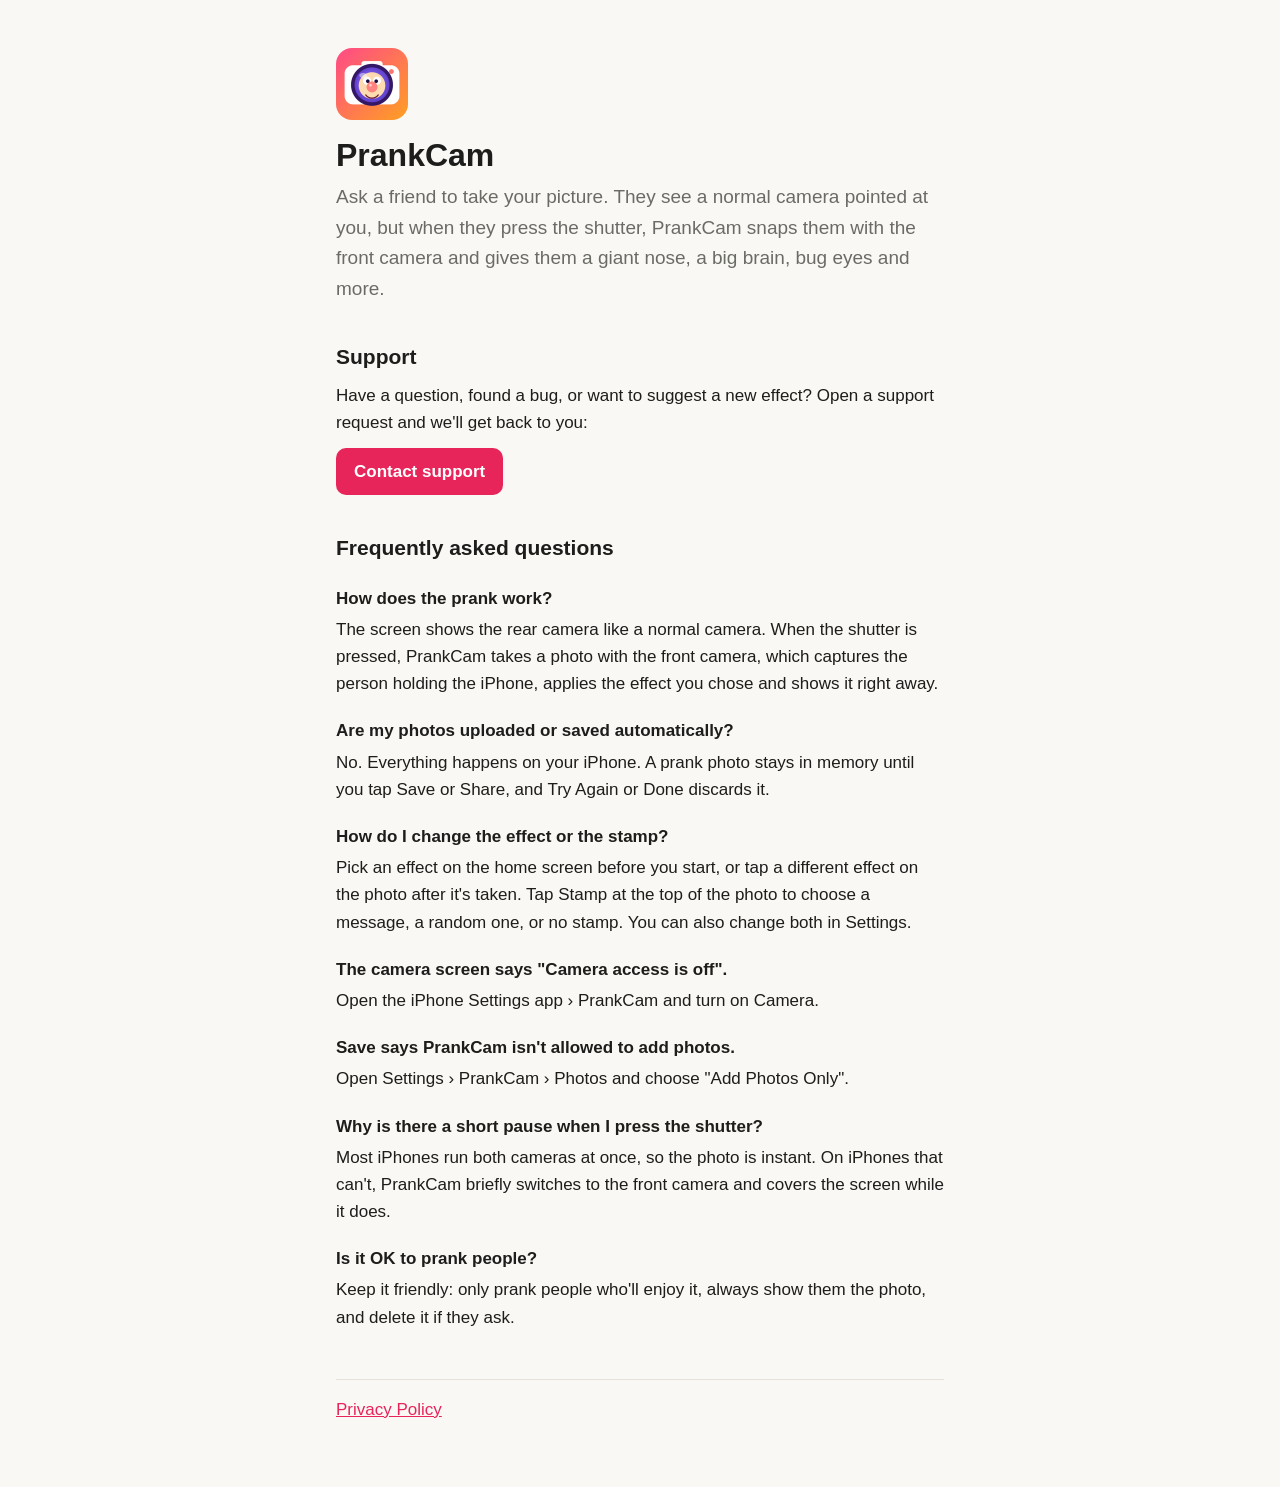
<file: index.html>
<!doctype html>
<html lang="en">
<head>
<meta charset="utf-8">
<meta name="viewport" content="width=device-width, initial-scale=1">
<title>PrankCam – Support</title>
<link rel="stylesheet" href="style.css">
</head>
<body>
<main>
  <img class="icon" src="icon.png" alt="">
  <h1>PrankCam</h1>
  <p class="lead">Ask a friend to take your picture. They see a normal camera pointed at you, but when they press the shutter, PrankCam snaps them with the front camera and gives them a giant nose, a big brain, bug eyes and more.</p>

  <h2>Support</h2>
  <p>Have a question, found a bug, or want to suggest a new effect? Open a support request and we'll get back to you:</p>
  <p><a class="button" href="https://github.com/prankcam-app/prankcam-app.github.io/issues/new">Contact support</a></p>

  <h2>Frequently asked questions</h2>
  <h3>How does the prank work?</h3>
  <p>The screen shows the rear camera like a normal camera. When the shutter is pressed, PrankCam takes a photo with the front camera, which captures the person holding the iPhone, applies the effect you chose and shows it right away.</p>
  <h3>Are my photos uploaded or saved automatically?</h3>
  <p>No. Everything happens on your iPhone. A prank photo stays in memory until you tap Save or Share, and Try Again or Done discards it.</p>
  <h3>How do I change the effect or the stamp?</h3>
  <p>Pick an effect on the home screen before you start, or tap a different effect on the photo after it's taken. Tap Stamp at the top of the photo to choose a message, a random one, or no stamp. You can also change both in Settings.</p>
  <h3>The camera screen says "Camera access is off".</h3>
  <p>Open the iPhone Settings app › PrankCam and turn on Camera.</p>
  <h3>Save says PrankCam isn't allowed to add photos.</h3>
  <p>Open Settings › PrankCam › Photos and choose "Add Photos Only".</p>
  <h3>Why is there a short pause when I press the shutter?</h3>
  <p>Most iPhones run both cameras at once, so the photo is instant. On iPhones that can't, PrankCam briefly switches to the front camera and covers the screen while it does.</p>
  <h3>Is it OK to prank people?</h3>
  <p>Keep it friendly: only prank people who'll enjoy it, always show them the photo, and delete it if they ask.</p>

  <footer><a href="privacy.html">Privacy Policy</a></footer>
</main>
</body>
</html>
</file>
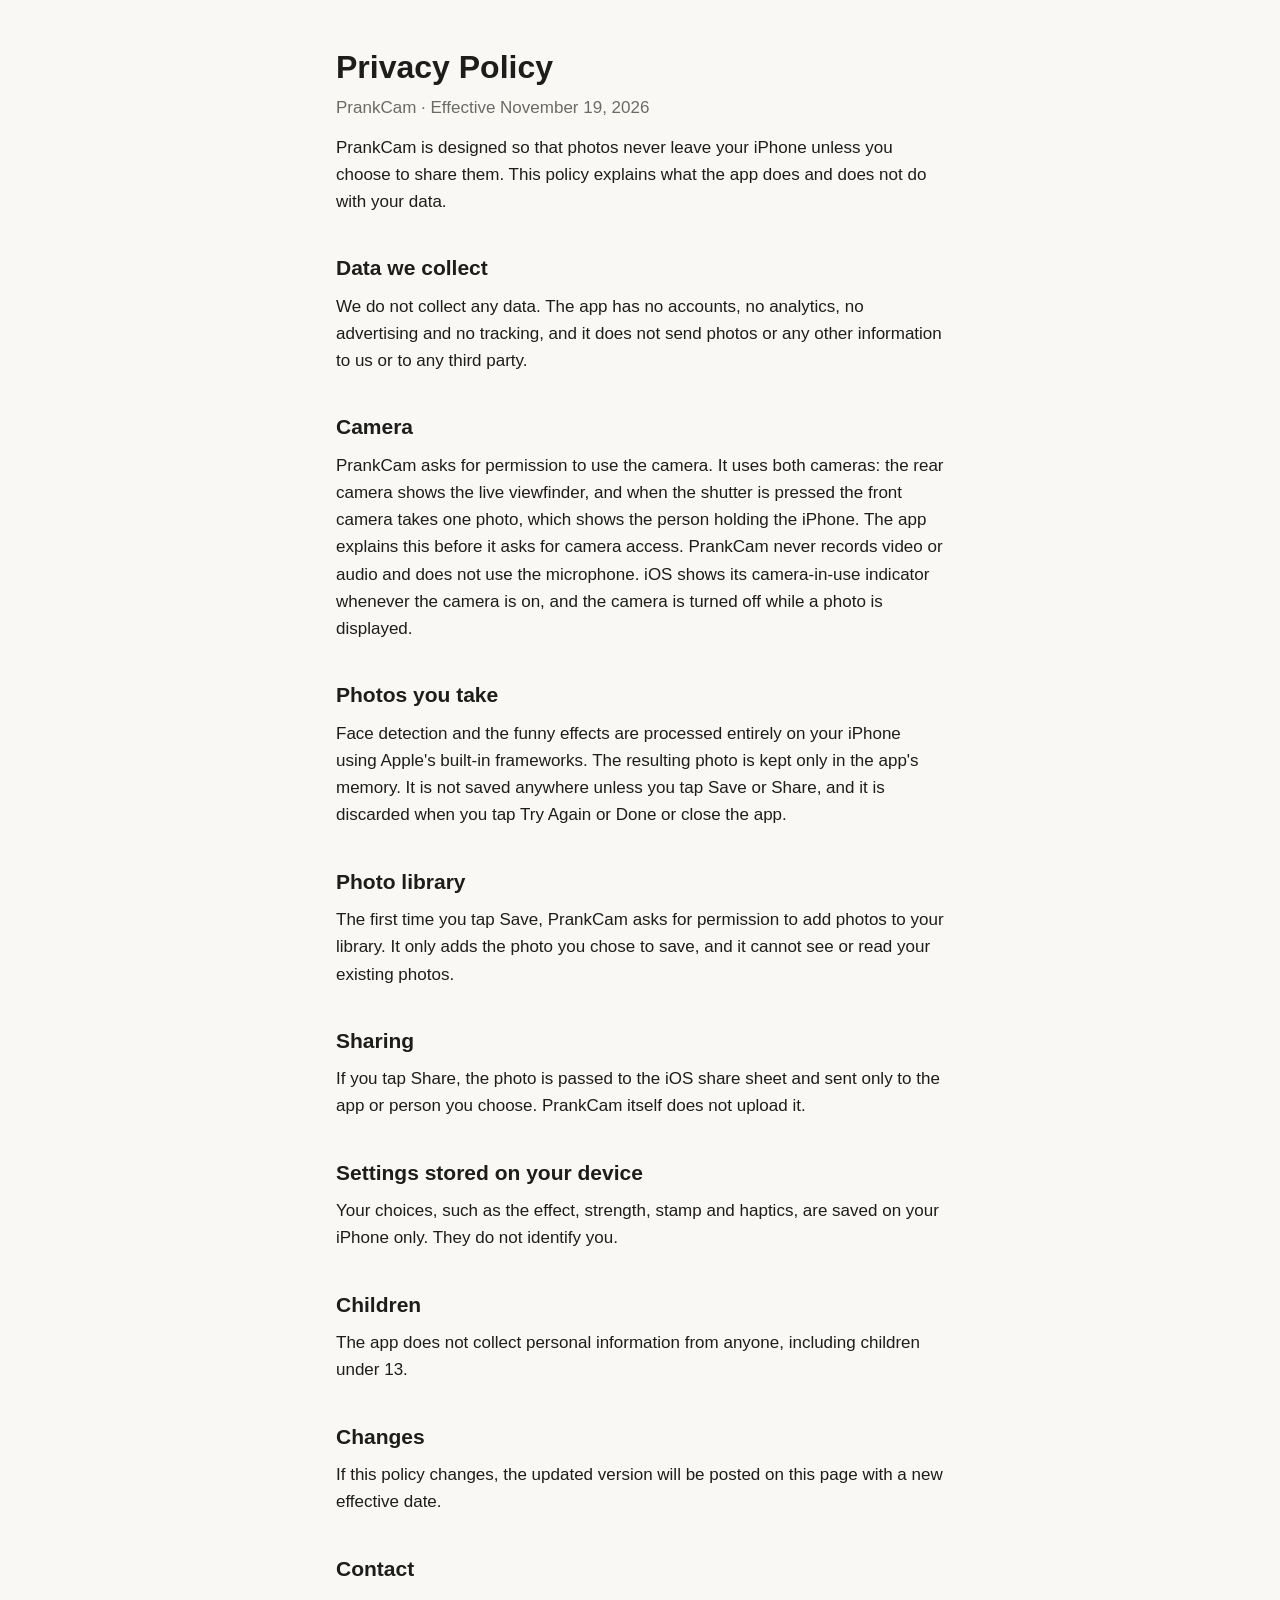
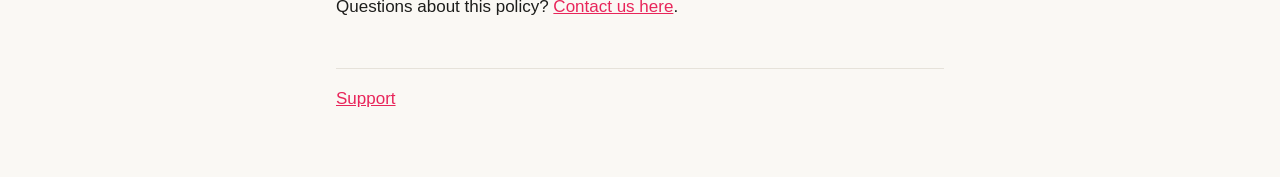
<file: privacy.html>
<!doctype html>
<html lang="en">
<head>
<meta charset="utf-8">
<meta name="viewport" content="width=device-width, initial-scale=1">
<title>PrankCam – Privacy Policy</title>
<link rel="stylesheet" href="style.css">
</head>
<body>
<main>
  <h1>Privacy Policy</h1>
  <p class="muted">PrankCam · Effective November 19, 2026</p>

  <p>PrankCam is designed so that photos never leave your iPhone unless you choose to share them. This policy explains what the app does and does not do with your data.</p>

  <h2>Data we collect</h2>
  <p>We do not collect any data. The app has no accounts, no analytics, no advertising and no tracking, and it does not send photos or any other information to us or to any third party.</p>

  <h2>Camera</h2>
  <p>PrankCam asks for permission to use the camera. It uses both cameras: the rear camera shows the live viewfinder, and when the shutter is pressed the front camera takes one photo, which shows the person holding the iPhone. The app explains this before it asks for camera access. PrankCam never records video or audio and does not use the microphone. iOS shows its camera-in-use indicator whenever the camera is on, and the camera is turned off while a photo is displayed.</p>

  <h2>Photos you take</h2>
  <p>Face detection and the funny effects are processed entirely on your iPhone using Apple's built-in frameworks. The resulting photo is kept only in the app's memory. It is not saved anywhere unless you tap Save or Share, and it is discarded when you tap Try Again or Done or close the app.</p>

  <h2>Photo library</h2>
  <p>The first time you tap Save, PrankCam asks for permission to add photos to your library. It only adds the photo you chose to save, and it cannot see or read your existing photos.</p>

  <h2>Sharing</h2>
  <p>If you tap Share, the photo is passed to the iOS share sheet and sent only to the app or person you choose. PrankCam itself does not upload it.</p>

  <h2>Settings stored on your device</h2>
  <p>Your choices, such as the effect, strength, stamp and haptics, are saved on your iPhone only. They do not identify you.</p>

  <h2>Children</h2>
  <p>The app does not collect personal information from anyone, including children under 13.</p>

  <h2>Changes</h2>
  <p>If this policy changes, the updated version will be posted on this page with a new effective date.</p>

  <h2>Contact</h2>
  <p>Questions about this policy? <a href="https://github.com/prankcam-app/prankcam-app.github.io/issues/new">Contact us here</a>.</p>

  <footer><a href="index.html">Support</a></footer>
</main>
</body>
</html>
</file>
<file: style.css>
:root{--bg:#faf8f4;--fg:#1d1d1b;--muted:#6b6b66;--red:#E8255A;--line:#e6e2da}
@media (prefers-color-scheme:dark){:root{--bg:#161615;--fg:#f2f0eb;--muted:#a3a19b;--line:#2c2b29}}
*{box-sizing:border-box}
body{margin:0;background:var(--bg);color:var(--fg);font:17px/1.6 -apple-system,BlinkMacSystemFont,"Segoe UI",Roboto,sans-serif}
main{max-width:640px;margin:0 auto;padding:48px 16px 64px}
.icon{width:72px;height:72px;border-radius:16px;display:block;margin-bottom:16px}
h1{font-size:32px;line-height:1.2;margin:0 0 8px}
h2{font-size:21px;margin:36px 0 8px}
h3{font-size:17px;margin:20px 0 4px}
p{margin:0 0 12px}
.lead{font-size:19px;color:var(--muted)}
.muted{color:var(--muted)}
a{color:var(--red)}
.button{display:inline-block;background:var(--red);color:#fff;text-decoration:none;padding:10px 18px;border-radius:10px;font-weight:600}
footer{margin-top:48px;padding-top:16px;border-top:1px solid var(--line)}
</file>
